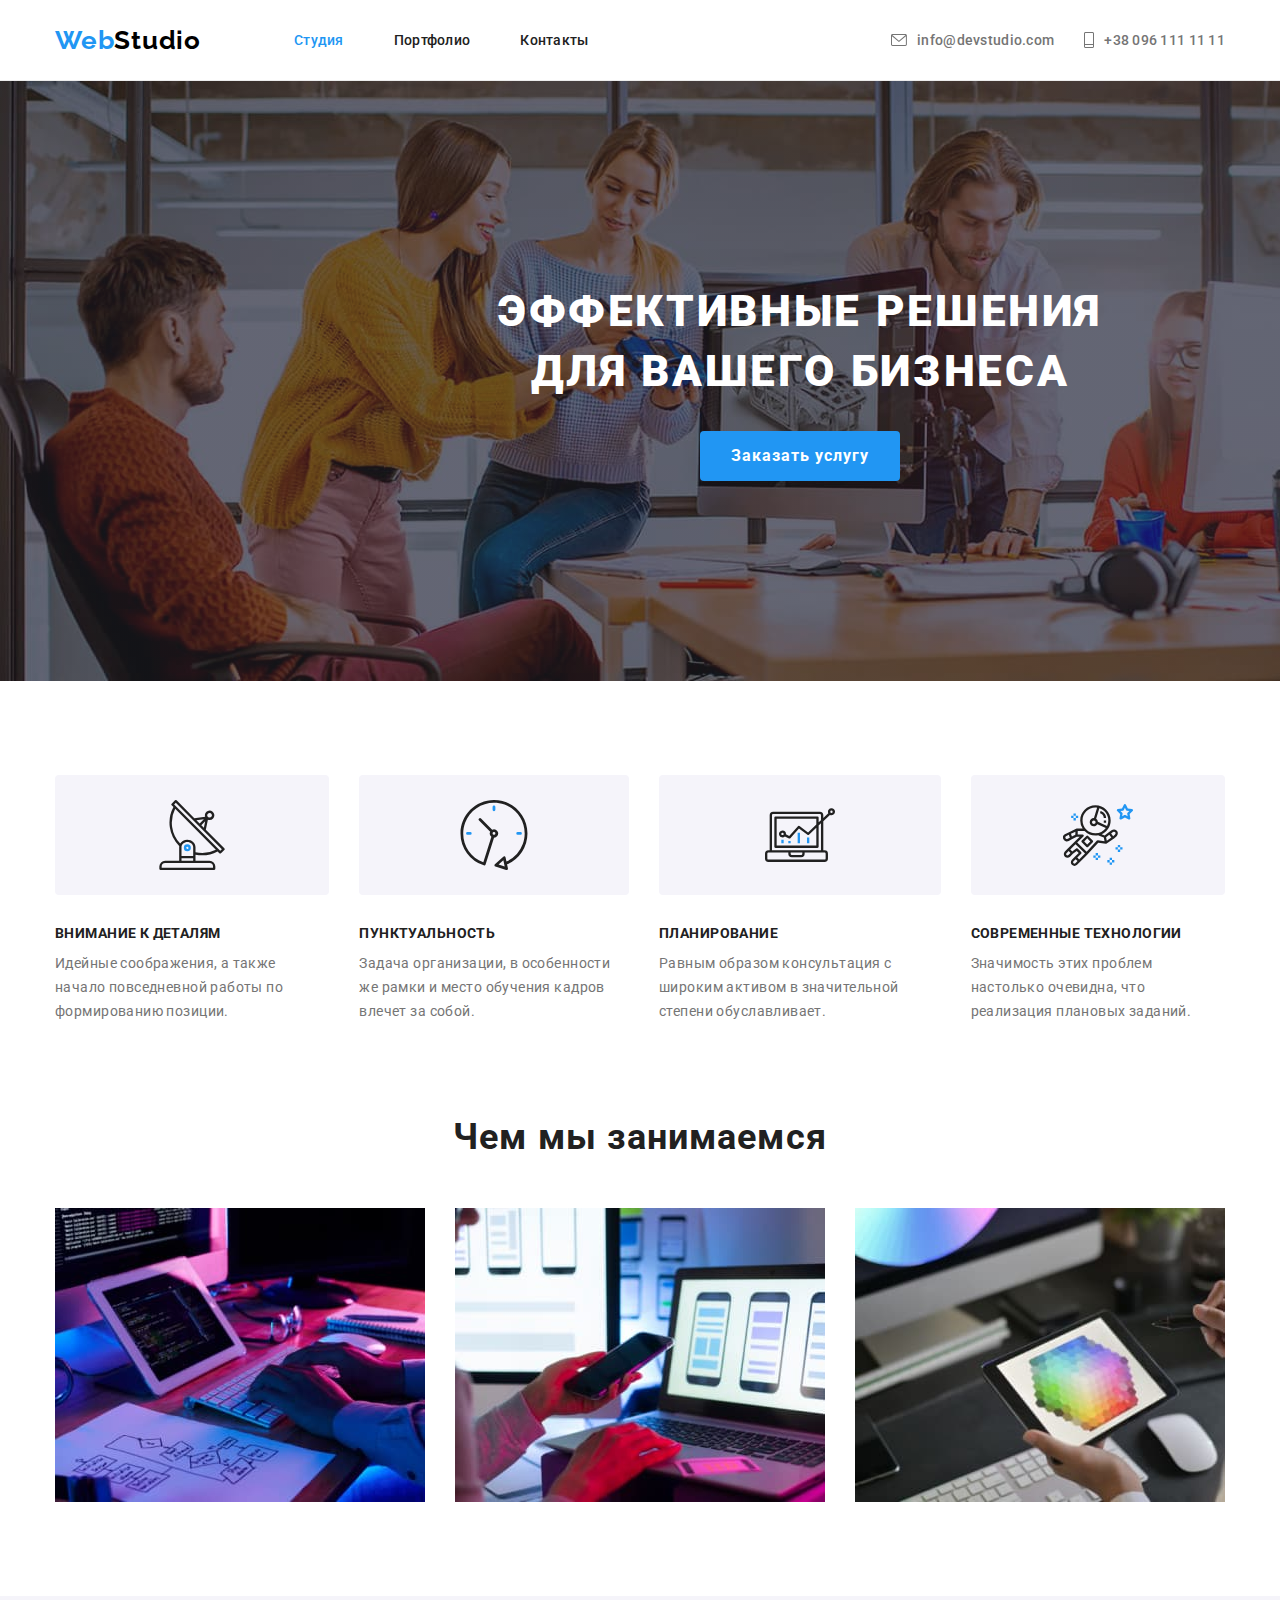
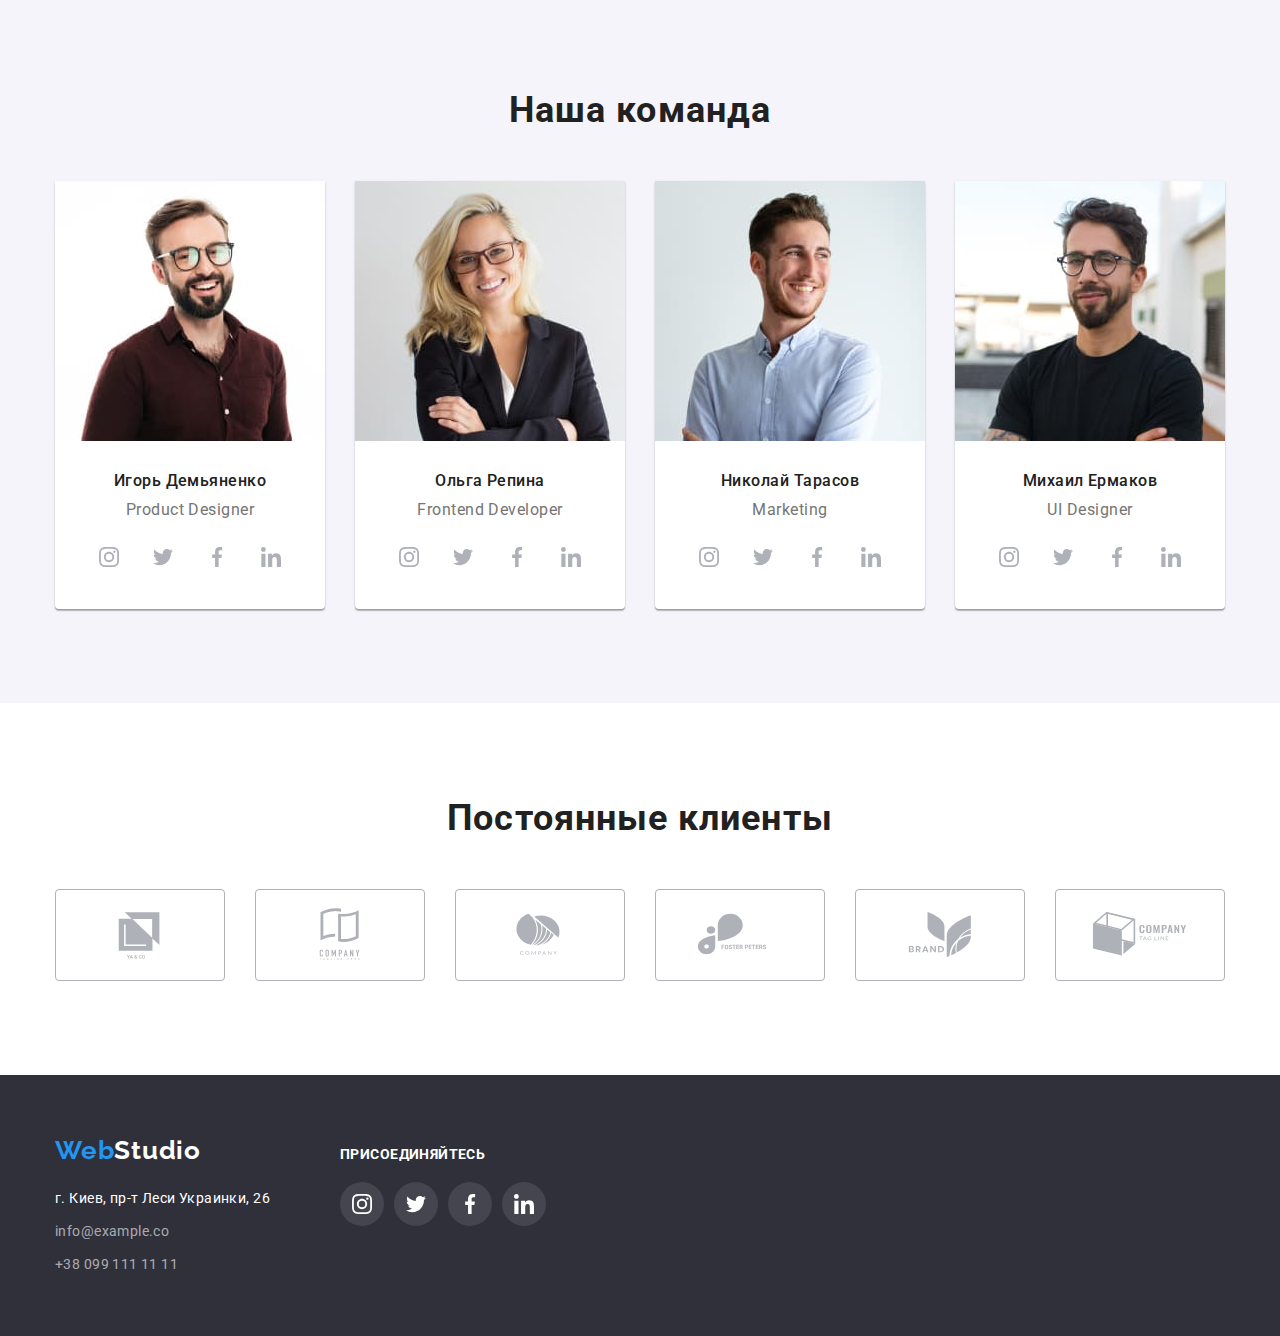
<file: index.html>
<!DOCTYPE html>
<html lang="ru">
  <head>
    <meta charset="UTF-8" />
    <meta http-equiv="X-UA-Compatible" content="IE=edge" />
    <meta name="viewport" content="width=device-width, initial-scale=1.0" />
    <link rel="preconnect" href="https://fonts.googleapis.com" />
    <link rel="preconnect" href="https://fonts.gstatic.com" crossorigin />
    <link
      rel="stylesheet"
      href="https://fonts.googleapis.com/css2?family=Raleway:wght@700&family=Roboto:wght@400;500;700;900&display=swap"
    />
    <link
      rel="stylesheet"
      href="https://cdnjs.cloudflare.com/ajax/libs/modern-normalize/1.1.0/modern-normalize.min.css"
    />
    <link rel="stylesheet" href="./css/styles.css" />
    <title>Студия</title>
  </head>

  <body>
    <header class="header">
      <div class="container">
        <a href="./index.html" class="logo-link first-part-logo">Web<span class="second-part-logo">Studio</span></a>

        <nav class="nav">
          <ul class="nav-list">
            <li class="nav-item">
              <a href="./index.html" class="nav-link current">Студия</a>
            </li>
            <li class="nav-item">
              <a href="./portfolio.html" class="nav-link">Портфолио</a>
            </li>
            <li class="nav-item"><a href="" class="nav-link">Контакты</a></li>
          </ul>
        </nav>

        <ul class="header-address-list">
          <li class="header-address-email">
            <a href="mailto:info@devstudio.com" class="email-link">
              <svg class="icon-envelope" width="16" height="12">
                <use href="images/icons.svg#icon-envelope"></use>
              </svg>
              info@devstudio.com</a
            >
          </li>
          <li class="header-address-phone">
            <a href="tel:+380961111111" class="phone-link">
              <svg class="icon-phone" width="10" height="16">
                <use href="images/icons.svg#icon-phone"></use>
              </svg>
              +38 096 111 11 11</a
            >
          </li>
        </ul>
      </div>
    </header>

    <main>
      <section class="hero">
        <div class="container">
          <h1 class="hero-title">Эффективные решения для вашего бизнеса</h1>
          <button type="button" class="hero-btn">Заказать услугу</button>
        </div>
      </section>

      <section class="advantages">
        <div class="container">
          <h2 class="visually-hidden">Наши преимущества</h2>
          <ul class="advantages-list">
            <li class="advantages-item">
              <div class="advantages-icon">
                <svg class="icon-antenna" width="70" height="70">
                  <use href="./images/icons.svg#icon-antenna"></use>
                </svg>
              </div>
              <h3 class="advantages-item-title">Внимание к деталям</h3>
              <p class="advantages-item-text">
                Идейные соображения, а также начало повседневной работы по формированию позиции.
              </p>
            </li>
            <li class="advantages-item">
              <div class="advantages-icon">
                <svg class="iicon-clock" width="70" height="70">
                  <use href="./images/icons.svg#icon-clock"></use>
                </svg>
              </div>
              <h3 class="advantages-item-title">Пунктуальность</h3>
              <p class="advantages-item-text">
                Задача организации, в особенности же рамки и место обучения кадров влечет за собой.
              </p>
            </li>
            <li class="advantages-item">
              <div class="advantages-icon">
                <svg class="icon-diagram" width="70" height="70">
                  <use href="./images/icons.svg#icon-diagram"></use>
                </svg>
              </div>
              <h3 class="advantages-item-title">Планирование</h3>
              <p class="advantages-item-text">
                Равным образом консультация с широким активом в значительной степени обуславливает.
              </p>
            </li>
            <li class="advantages-item">
              <div class="advantages-icon">
                <svg class="icon-astronaut" width="70" height="70">
                  <use href="./images/icons.svg#icon-astronaut"></use>
                </svg>
              </div>
              <h3 class="advantages-item-title">Современные технологии</h3>
              <p class="advantages-item-text">
                Значимость этих проблем настолько очевидна, что реализация плановых заданий.
              </p>
            </li>
          </ul>
        </div>
      </section>

      <section class="works">
        <div class="container">
          <h2 class="works-title">Чем мы занимаемся</h2>
          <ul class="works-list">
            <li class="works-item">
              <img src="./images/work-1.jpg" alt="Программист верстает макет сайта" width="370" />
            </li>
            <li class="works-item">
              <img src="./images/work-2.jpg" alt="Тестировщик проверяет мультиплатформенность" width="370" />
            </li>
            <li class="works-item">
              <img src="./images/work-3.jpg" alt="Дизайнер подбирает цвет" width="370" />
            </li>
          </ul>
        </div>
      </section>

      <section class="team">
        <div class="container">
          <h2 class="team-title">Наша команда</h2>
          <ul class="team-list">
            <li class="team-item">
              <img src="./images/employee-1.jpg" alt="Сотрудник 1" width="270" />
              <div class="team-description">
                <h3 class="team-item-title">Игорь Демьяненко</h3>
                <p class="team-item-text">Product Designer</p>
                <ul class="social-link-list">
                  <li class="social-link-item">
                    <a href="https://www.instagram.com/" class="social-link"
                      ><svg class="social-link-icon" width="20" height="20">
                        <use href="./images/icons.svg#icon-instagram"></use>
                      </svg>
                    </a>
                  </li>

                  <li class="social-link-item">
                    <a href="https://twitter.com/" class="social-link">
                      <svg class="social-link-icon" width="20" height="20">
                        <use href="./images/icons.svg#icon-twitter"></use>
                      </svg>
                    </a>
                  </li>

                  <li class="social-link-item">
                    <a href="https://www.facebook.com/" class="social-link"
                      ><svg class="social-link-icon" width="20" height="20">
                        <use href="./images/icons.svg#icon-facebook"></use>
                      </svg>
                    </a>
                  </li>

                  <li class="social-link-item">
                    <a href="https://www.linkedin.com/" class="social-link">
                      <svg class="social-link-icon" width="20" height="20">
                        <use href="./images/icons.svg#icon-linkedin"></use>
                      </svg>
                    </a>
                  </li>
                </ul>
              </div>
            </li>
            <li class="team-item">
              <img src="./images/employee-2.jpg" alt="Сотрудник 2" width="270" />
              <div class="team-description">
                <h3 class="team-item-title">Ольга Репина</h3>
                <p class="team-item-text">Frontend Developer</p>
                <ul class="social-link-list">
                  <li class="social-link-item">
                    <a href="https://www.instagram.com/" class="social-link"
                      ><svg class="social-link-icon" width="20" height="20">
                        <use href="./images/icons.svg#icon-instagram"></use>
                      </svg>
                    </a>
                  </li>

                  <li class="social-link-item">
                    <a href="https://twitter.com/" class="social-link">
                      <svg class="social-link-icon" width="20" height="20">
                        <use href="./images/icons.svg#icon-twitter"></use>
                      </svg>
                    </a>
                  </li>

                  <li class="social-link-item">
                    <a href="https://www.facebook.com/" class="social-link"
                      ><svg class="social-link-icon" width="20" height="20">
                        <use href="./images/icons.svg#icon-facebook"></use>
                      </svg>
                    </a>
                  </li>

                  <li class="social-link-item">
                    <a href="https://www.linkedin.com/" class="social-link">
                      <svg class="social-link-icon" width="20" height="20">
                        <use href="./images/icons.svg#icon-linkedin"></use>
                      </svg>
                    </a>
                  </li>
                </ul>
              </div>
            </li>
            <li class="team-item">
              <img src="./images/employee-3.jpg" alt="Сотрудник 3" width="270" />
              <div class="team-description">
                <h3 class="team-item-title">Николай Тарасов</h3>
                <p class="team-item-text">Marketing</p>
                <ul class="social-link-list">
                  <li class="social-link-item">
                    <a href="https://www.instagram.com/" class="social-link"
                      ><svg class="social-link-icon" width="20" height="20">
                        <use href="./images/icons.svg#icon-instagram"></use>
                      </svg>
                    </a>
                  </li>

                  <li class="social-link-item">
                    <a href="https://twitter.com/" class="social-link">
                      <svg class="social-link-icon" width="20" height="20">
                        <use href="./images/icons.svg#icon-twitter"></use>
                      </svg>
                    </a>
                  </li>

                  <li class="social-link-item">
                    <a href="https://www.facebook.com/" class="social-link"
                      ><svg class="social-link-icon" width="20" height="20">
                        <use href="./images/icons.svg#icon-facebook"></use>
                      </svg>
                    </a>
                  </li>

                  <li class="social-link-item">
                    <a href="https://www.linkedin.com/" class="social-link">
                      <svg class="social-link-icon" width="20" height="20">
                        <use href="./images/icons.svg#icon-linkedin"></use>
                      </svg>
                    </a>
                  </li>
                </ul>
              </div>
            </li>
            <li class="team-item">
              <img src="./images/employee-4.jpg" alt="Сотрудник 4" width="270" />
              <div class="team-description">
                <h3 class="team-item-title">Михаил Ермаков</h3>
                <p class="team-item-text">UI Designer</p>
                <ul class="social-link-list">
                  <li class="social-link-item">
                    <a href="https://www.instagram.com/" class="social-link"
                      ><svg class="social-link-icon" width="20" height="20">
                        <use href="./images/icons.svg#icon-instagram"></use>
                      </svg>
                    </a>
                  </li>

                  <li class="social-link-item">
                    <a href="https://twitter.com/" class="social-link">
                      <svg class="social-link-icon" width="20" height="20">
                        <use href="./images/icons.svg#icon-twitter"></use>
                      </svg>
                    </a>
                  </li>

                  <li class="social-link-item">
                    <a href="https://www.facebook.com/" class="social-link"
                      ><svg class="social-link-icon" width="20" height="20">
                        <use href="./images/icons.svg#icon-facebook"></use>
                      </svg>
                    </a>
                  </li>

                  <li class="social-link-item">
                    <a href="https://www.linkedin.com/" class="social-link">
                      <svg class="social-link-icon" width="20" height="20">
                        <use href="./images/icons.svg#icon-linkedin"></use>
                      </svg>
                    </a>
                  </li>
                </ul>
              </div>
            </li>
          </ul>
        </div>
      </section>

      <section class="clients">
        <div class="container">
          <h2 class="clients-title">Постоянные клиенты</h2>
          <ul class="clients-list">
            <li class="clients-item">
              <a href="" class="clients-link">
                <svg class="clients-link-icon" width="106" height="60">
                  <use href="images/icons.svg#icon-Logo-1"></use>
                </svg>
              </a>
            </li>
            <li class="clients-item">
              <a href="" class="clients-link">
                <svg class="clients-link-icon" width="106" height="60">
                  <use href="images/icons.svg#icon-Logo-2"></use>
                </svg>
              </a>
            </li>
            <li class="clients-item">
              <a href="" class="clients-link">
                <svg class="clients-link-icon" width="106" height="60">
                  <use href="images/icons.svg#icon-Logo-3"></use>
                </svg>
              </a>
            </li>
            <li class="clients-item">
              <a href="" class="clients-link">
                <svg class="clients-link-icon" width="106" height="60">
                  <use href="images/icons.svg#icon-Logo-4"></use>
                </svg>
              </a>
            </li>
            <li class="clients-item">
              <a href="" class="clients-link">
                <svg class="clients-link-icon" width="106" height="60">
                  <use href="images/icons.svg#icon-Logo-5"></use>
                </svg>
              </a>
            </li>
            <li class="clients-item">
              <a href="" class="clients-link">
                <svg class="clients-link-icon" width="106" height="60">
                  <use href="images/icons.svg#icon-Logo-6"></use>
                </svg>
              </a>
            </li>
          </ul>
        </div>
      </section>
    </main>

    <footer class="footer">
      <div class="container">
        <div class="container-address">
          <a href="./index.html" class="logo-link first-part-logo">Web<span class="second-part-logo">Studio</span></a>
          <address class="footer-address">
            <ul class="footer-address-list">
              <li class="footer-address-geo">
                <a href="https://goo.gl/maps/oRimaYfx6mKXGupH7" target="_blank" class="geo-link">
                  г. Киев, пр-т Леси Украинки, 26
                </a>
              </li>
              <li class="footer-address-email">
                <a href="mailto:info@example.com" class="email-link">info@example.co</a>
              </li>
              <li class="footer-address-phone">
                <a href="tel:+380991111111" class="phone-link">+38 099 111 11 11</a>
              </li>
            </ul>
          </address>
        </div>

        <div class="container-social">
          <h2 class="container-social-title">Присоединяйтесь</h2>
          <ul class="footer-social-link-list">
            <li class="footer-social-link-item">
              <a href="https://www.instagram.com/" class="footer-social-link"
                ><svg class="footer-social-link-icon" width="20" height="20">
                  <use href="./images/icons.svg#icon-instagram"></use>
                </svg>
              </a>
            </li>

            <li class="footer-social-link-item">
              <a href="https://twitter.com/" class="footer-social-link">
                <svg class="footer-social-link-icon" width="20" height="20">
                  <use href="./images/icons.svg#icon-twitter"></use>
                </svg>
              </a>
            </li>

            <li class="footer-social-link-item">
              <a href="https://www.facebook.com/" class="footer-social-link"
                ><svg class="footer-social-link-icon" width="20" height="20">
                  <use href="./images/icons.svg#icon-facebook"></use>
                </svg>
              </a>
            </li>

            <li class="footer-social-link-item">
              <a href="https://www.linkedin.com/" class="footer-social-link">
                <svg class="footer-social-link-icon" width="20" height="20">
                  <use href="./images/icons.svg#icon-linkedin"></use>
                </svg>
              </a>
            </li>
          </ul>
        </div>
      </div>
    </footer>
  </body>
</html>
</file>
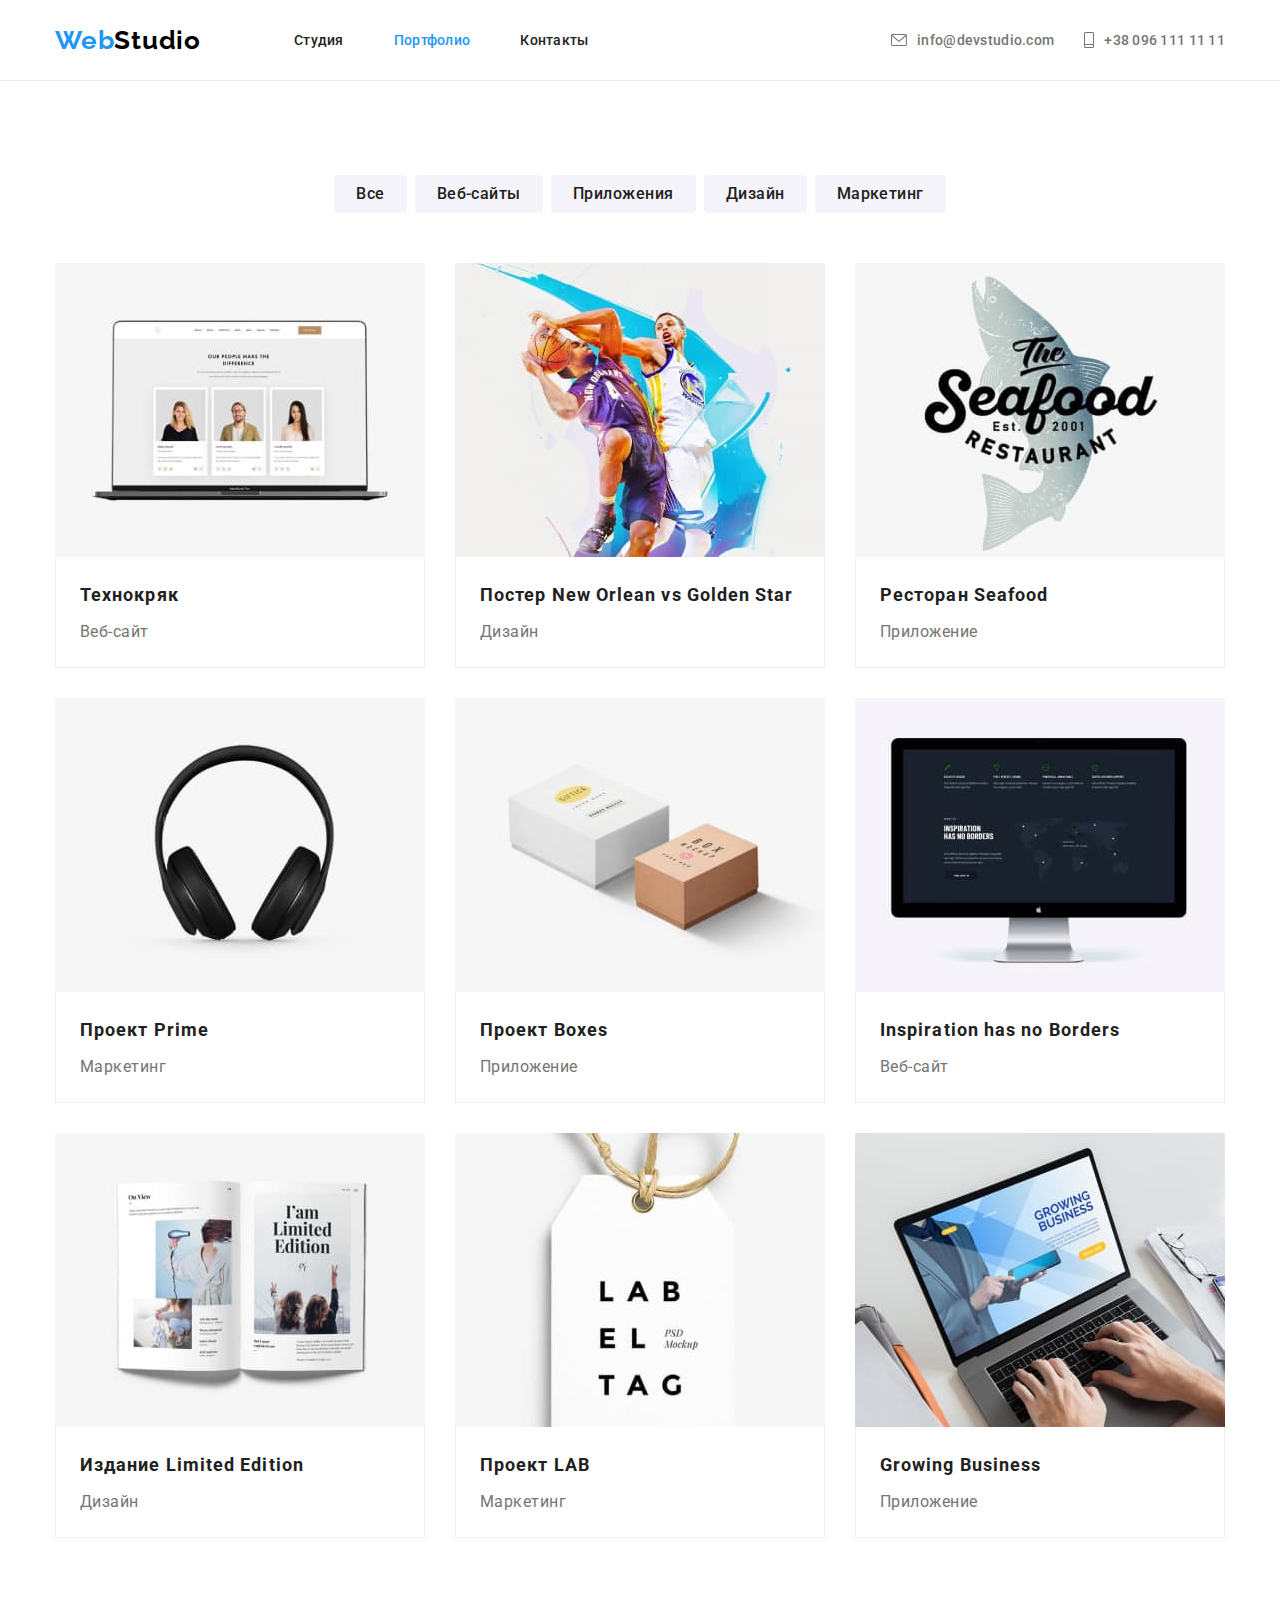
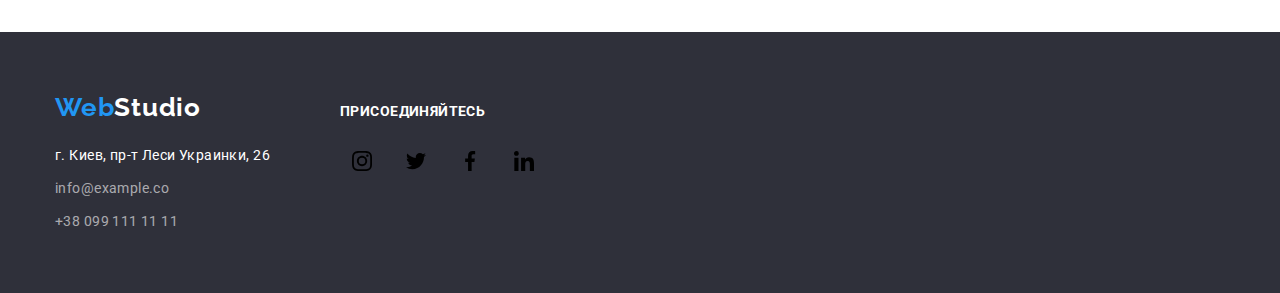
<file: portfolio.html>
<!DOCTYPE html>
<html lang="ru">
  <head>
    <meta charset="UTF-8" />
    <meta http-equiv="X-UA-Compatible" content="IE=edge" />
    <meta name="viewport" content="width=device-width, initial-scale=1.0" />
    <link rel="preconnect" href="https://fonts.googleapis.com" />
    <link rel="preconnect" href="https://fonts.gstatic.com" crossorigin />
    <link
      href="https://fonts.googleapis.com/css2?family=Raleway:wght@700&family=Roboto:wght@400;500;700;900&display=swap"
      rel="stylesheet"
    />
    <link
      rel="stylesheet"
      href="https://cdnjs.cloudflare.com/ajax/libs/modern-normalize/1.1.0/modern-normalize.min.css"
    />
    <link rel="stylesheet" href="./css/styles.css" />
    <title>Портфолио</title>
  </head>

  <body>
    <header class="header">
      <div class="container">
        <a href="./index.html" class="logo-link first-part-logo">Web<span class="second-part-logo">Studio</span></a>

        <nav class="nav">
          <ul class="nav-list">
            <li class="nav-item">
              <a href="./index.html" class="nav-link">Студия</a>
            </li>
            <li class="nav-item">
              <a href="./portfolio.html" class="nav-link current">Портфолио</a>
            </li>
            <li class="nav-item"><a href="" class="nav-link">Контакты</a></li>
          </ul>
        </nav>

        <ul class="header-address-list">
          <li class="header-address-email">
            <a href="mailto:info@devstudio.com" class="email-link">
              <svg class="icon-envelope" width="16" height="12">
                <use href="images/icons.svg#icon-envelope"></use>
              </svg>
              info@devstudio.com</a
            >
          </li>
          <li class="header-address-phone">
            <a href="tel:+380961111111" class="phone-link">
              <svg class="icon-phone" width="10" height="16">
                <use href="images/icons.svg#icon-phone"></use>
              </svg>
              +38 096 111 11 11</a
            >
          </li>
        </ul>
      </div>
    </header>

    <main>
      <section class="portfolio">
        <div class="container">
          <h1 class="visually-hidden">Наше портфолио</h1>
          <ul class="filter-list">
            <li class="filter-item">
              <button type="button" class="filter-btn">Все</button>
            </li>
            <li class="filter-item">
              <button type="button" class="filter-btn">Веб-сайты</button>
            </li>
            <li class="filter-item">
              <button type="button" class="filter-btn">Приложения</button>
            </li>
            <li class="filter-item">
              <button type="button" class="filter-btn">Дизайн</button>
            </li>
            <li class="filter-item">
              <button type="button" class="filter-btn">Маркетинг</button>
            </li>
          </ul>

          <ul class="projects-list">
            <li class="projects-item">
              <a href="" class="projects-link">
                <img src="./images/project-1.jpg" alt="Веб-сайт" width="370" />
                <div class="project-description">
                  <h2 class="projects-item-title">Технокряк</h2>
                  <p class="projects-item-text">Веб-сайт</p>
                </div>
              </a>
            </li>
            <li class="projects-item">
              <a href="" class="projects-link">
                <img src="./images/project-2.jpg" alt="Постер" width="370" />
                <div class="project-description">
                  <h2 class="projects-item-title">Постер New Orlean vs Golden Star</h2>
                  <p class="projects-item-text">Дизайн</p>
                </div>
              </a>
            </li>
            <li class="projects-item">
              <a href="" class="projects-link">
                <img src="./images/project-3.jpg" alt="Логотип ресторана" width="370" />
                <div class="project-description">
                  <h2 class="projects-item-title">Ресторан Seafood</h2>
                  <p class="projects-item-text">Приложение</p>
                </div>
              </a>
            </li>
            <li class="projects-item">
              <a href="" class="projects-link">
                <img src="./images/project-4.jpg" alt="Наушники" width="370" />
                <div class="project-description">
                  <h2 class="projects-item-title">Проект Prime</h2>
                  <p class="projects-item-text">Маркетинг</p>
                </div>
              </a>
            </li>
            <li class="projects-item">
              <a href="" class="projects-link">
                <img src="./images/project-5.jpg" alt="Коробки" width="370" />
                <div class="project-description">
                  <h2 class="projects-item-title">Проект Boxes</h2>
                  <p class="projects-item-text">Приложение</p>
                </div>
              </a>
            </li>
            <li class="projects-item">
              <a href="" class="projects-link">
                <img src="./images/project-6.jpg" alt="Веб-сайт" width="370" />
                <div class="project-description">
                  <h2 class="projects-item-title">Inspiration has no Borders</h2>
                  <p class="projects-item-text">Веб-сайт</p>
                </div>
              </a>
            </li>
            <li class="projects-item">
              <a href="" class="projects-link">
                <img src="./images/project-7.jpg" alt="Книга" width="370" />
                <div class="project-description">
                  <h2 class="projects-item-title">Издание Limited Edition</h2>
                  <p class="projects-item-text">Дизайн</p>
                </div>
              </a>
            </li>
            <li class="projects-item">
              <a href="" class="projects-link">
                <img src="./images/project-8.jpg" alt="Бирка" width="370" />
                <div class="project-description">
                  <h2 class="projects-item-title">Проект LAB</h2>
                  <p class="projects-item-text">Маркетинг</p>
                </div>
              </a>
            </li>
            <li class="projects-item">
              <a href="" class="projects-link">
                <img src="./images/project-9.jpg" alt="Ноутбук" width="370" />
                <div class="project-description">
                  <h2 class="projects-item-title">Growing Business</h2>
                  <p class="projects-item-text">Приложение</p>
                </div>
              </a>
            </li>
          </ul>
        </div>
      </section>
    </main>

    <footer class="footer">
      <div class="container">
        <div class="container-address">
          <a href="./index.html" class="logo-link first-part-logo">Web<span class="second-part-logo">Studio</span></a>
          <address class="footer-address">
            <ul class="footer-address-list">
              <li class="footer-address-geo">
                <a href="https://goo.gl/maps/oRimaYfx6mKXGupH7" target="_blank" class="geo-link">
                  г. Киев, пр-т Леси Украинки, 26
                </a>
              </li>
              <li class="footer-address-email">
                <a href="mailto:info@example.com" class="email-link">info@example.co</a>
              </li>
              <li class="footer-address-phone">
                <a href="tel:+380991111111" class="phone-link">+38 099 111 11 11</a>
              </li>
            </ul>
          </address>
        </div>
        <div class="container-social">
          <h2 class="container-social-title">Присоединяйтесь</h2>
          <ul class="social-link-list">
            <li class="social-link-item">
              <a href="https://www.instagram.com/" class="social-link"
                ><svg width="20" height="20">
                  <use href="./images/icons.svg#icon-instagram"></use>
                </svg>
              </a>
            </li>

            <li class="social-link-item">
              <a href="https://twitter.com/" class="social-link">
                <svg width="20" height="20">
                  <use href="./images/icons.svg#icon-twitter"></use>
                </svg>
              </a>
            </li>

            <li class="social-link-item">
              <a href="https://www.facebook.com/" class="social-link"
                ><svg width="20" height="20">
                  <use href="./images/icons.svg#icon-facebook"></use>
                </svg>
              </a>
            </li>

            <li class="social-link-item">
              <a href="https://www.linkedin.com/" class="social-link">
                <svg width="20" height="20">
                  <use href="./images/icons.svg#icon-linkedin"></use>
                </svg>
              </a>
            </li>
          </ul>
        </div>
      </div>
    </footer>
  </body>
</html>
</file>
<file: css/styles.css>
/* CSS Custom Properties */
:root {
  --main-text-color: #757575;
  --main-title-color: #212121;
  --nav-text-color: #212121;
  --active-color: #2196f3;
}

/* GLOBAL STYLES */
body {
  font-family: 'Roboto', sans-serif;
  color: var(--main-text-color);
  margin-left: auto;
  margin-right: auto;
}

/* RESET STYLES*/
h1,
h2,
h3,
h4,
h5,
h6,
p,
ul {
  margin: 0;
  padding: 0;
}
.logo-link,
.nav-link,
.email-link,
.phone-link,
.geo-link,
.projects-link {
  text-decoration: none;
  font-style: normal;
  color: inherit;
}
.nav-list,
.team-list,
.works-list,
.advantages-list,
.footer-address-list,
.header-address-list,
.filter-list,
.projects-list,
.social-link-list,
.clients-list,
.footer-social-link-list {
  list-style-type: none;
}
.filter-btn,
.hero-btn {
  font-family: inherit;
}
img {
  display: block;
  max-width: 100%;
  height: auto;
}

/* PATTERN */
.visually-hidden {
  position: absolute;
  white-space: nowrap;
  width: 1px;
  height: 1px;
  overflow: hidden;
  border: 0;
  padding: 0;
  clip: rect(0 0 0 0);
  clip-path: inset(50%);
  margin: -1px;
}

/* CONTAINER */
.container {
  width: 1200px;
  margin: 0 auto;
  padding-left: 15px;
  padding-right: 15px;
}

/* HEADER */
.header {
  border-bottom: #ececec solid 1px;
}
header > .container {
  align-items: center;
  display: flex;
}

/* HEADER-LOGO */
.first-part-logo {
  font-family: 'Raleway', sans-serif;
  font-weight: 700;
  font-size: 26px;
  line-height: calc(31 / 26);
  letter-spacing: 0.03em;
  color: #2196f3;
}
header .second-part-logo {
  color: #000000;
}

/* HEADER-NAVIGATION */
.nav {
  margin-left: 93px;
}
.nav-list {
  padding: 0;
  display: flex;
}
.nav-list li:not(:last-child) {
  margin-right: 50px;
}
.nav-link {
  display: block;
  font-weight: 500;
  font-size: 14px;
  line-height: calc(16 / 14);
  letter-spacing: 0.02em;
  padding-top: 32px;
  padding-bottom: 32px;
  color: var(--nav-text-color);
}
.nav-link.current {
  color: var(--active-color);
}
.nav-link:hover,
.nav-link:focus {
  color: var(--active-color);
}

/* HEADER-HEADER ADDRESS */
.header-address-list {
  display: flex;
  margin-left: auto;
}
.header-address-list li:not(:last-child) {
  margin-right: 30px;
}
.header-address-email > .email-link,
.header-address-phone > .phone-link {
  display: flex;
  align-items: center;
  font-weight: 500;
  font-size: 14px;
  line-height: calc(16 / 14);
  letter-spacing: 0.02em;
  color: var(--main-text-color);
  padding-top: 32px;
  padding-bottom: 32px;
}
.email-link:hover,
.email-link:focus,
.phone-link:hover,
.phone-link:focus {
  color: var(--active-color);
}
.icon-envelope {
  margin-right: 10px;
  fill: currentColor;
}
.icon-phone {
  margin-right: 10px;
  fill: currentColor;
}

/* MAIN */
/* MAIN-HERO */
.hero {
  padding-top: 200px;
  padding-bottom: 200px;
  min-width: 1600px;
  margin-left: auto;
  margin-right: auto;
  background-color: #2f303a;
  background-image: linear-gradient(rgba(47, 48, 58, 0.4), rgba(47, 48, 58, 0.4)), url(../images/hero.jpg);
  background-position: center;
  background-repeat: no-repeat;
  background-size: cover;
  text-align: center;
}
.hero-title {
  font-weight: 900;
  font-size: 44px;
  line-height: calc(60 / 44);
  letter-spacing: 0.06em;
  text-transform: uppercase;
  color: #ffffff;
  width: 696px;
  margin-left: auto;
  margin-right: auto;
}
.hero-btn {
  display: block;
  cursor: pointer;
  font-weight: 700;
  font-size: 16px;
  line-height: calc(30 / 16);
  letter-spacing: 0.06em;
  color: #ffffff;
  background-color: #2196f3;
  border-radius: 4px;
  border: unset;
  width: 200px;
  height: 50px;
  margin-left: auto;
  margin-right: auto;
  margin-top: 30px;
  padding: 0;
}

/* MAIN-ADVANTAGES */
.advantages {
  padding-bottom: 0;
  padding-top: 94px;
  padding-bottom: 94px;
}
.advantages-item {
  width: calc((100%- (30px * 3)) / 4);
}
.advantages-list .advantages-item:not(:last-child) {
  margin-right: 30px;
}
.advantages-list {
  display: flex;
}
.advantages-icon {
  display: flex;
  height: 120px;
  background-color: #f5f4fa;
  align-items: center;
  justify-content: center;
  margin-bottom: 30px;
  border-radius: 4px;
}
.advantages-item-title {
  font-weight: 700;
  font-size: 14px;
  line-height: calc(16 / 14);
  letter-spacing: 0.03em;
  text-transform: uppercase;
  color: var(--main-title-color);
  margin-bottom: 10px;
}
.advantages-item-text {
  font-size: 14px;
  line-height: calc(24 / 14);
  letter-spacing: 0.03em;
}

/* MAIN-WORSK */
.works {
  text-align: center;
  padding-bottom: 94px;
}
.works-title {
  font-weight: 700;
  font-size: 36px;
  line-height: calc(41 / 36);
  letter-spacing: 0.03em;
  color: var(--main-title-color);
  margin-bottom: 50px;
}
.works-list {
  display: flex;
}

.works-list > .works-item:not(:last-child) {
  margin-right: 30px;
}

/* MAIN-TEAM */
.team {
  text-align: center;
  background-color: #f5f4fa;
  padding-top: 94px;
  padding-bottom: 94px;
}
.team-title {
  font-weight: 700;
  font-size: 36px;
  line-height: calc(41 / 36);
  letter-spacing: 0.03em;
  color: var(--main-title-color);
}
.team-list {
  display: flex;
  margin-top: 50px;
}
.team-list > .team-item:not(:last-child) {
  margin-right: 30px;
}
.team-item {
  width: calc((100%-30px * 3) / 4);
  background-color: #fff;
  box-shadow: 0px 1px 3px rgba(0, 0, 0, 0.12), 0px 1px 1px rgba(0, 0, 0, 0.14), 0px 2px 1px rgba(0, 0, 0, 0.2);
  border-radius: 0px 0px 4px 4px;
}
.team-item-title {
  font-weight: 500;
  font-size: 16px;
  line-height: calc(19 / 16);
  letter-spacing: 0.03em;
  color: var(--main-title-color);
}
.team-item-text {
  font-size: 16px;
  line-height: calc(19 / 16);
  letter-spacing: 0.03em;
  margin-top: 10px;
}
.social-link-list {
  display: flex;
  justify-content: center;
  margin-top: 16px;
}
.social-link-item:not(:last-child) {
  margin-right: 10px;
}
.social-link {
  display: flex;
  align-items: center;
  justify-content: center;
  width: 44px;
  height: 44px;
  border-radius: 50%;
}
.social-link:hover,
.social-link:focus {
  background-color: var(--active-color);
}
.social-link-icon {
  fill: #afb1b8;
}
.social-link:hover .social-link-icon,
.social-link:focus .social-link-icon {
  fill: #ffffff;
}
.team-description {
  padding-top: 30px;
  padding-bottom: 30px;
}

/* CLIENTS */
.clients {
  text-align: center;
  padding-top: 94px;
  padding-bottom: 94px;
}
.clients-title {
  font-weight: 700;
  font-size: 36px;
  line-height: calc(42 / 36);
  letter-spacing: 0.03em;
  color: var(--main-title-color);
  margin-bottom: 50px;
}
.clients-list {
  display: flex;
  justify-content: center;
}
.clients-item:not(:last-child) {
  margin-right: 30px;
}

.clients-link {
  display: flex;
  align-items: center;
  justify-content: center;
  width: 170px;
  height: 92px;
  border: 1px solid #afb1b8;
  border-radius: 4px;
}
.clients-link:hover,
.clients-link:focus {
  border-color: var(--active-color);
}
.clients-link-icon {
  fill: #afb1b8;
}
.clients-link:hover .clients-link-icon,
.clients-link:focus .clients-link-icon {
  fill: var(--active-color);
}

/* FOOTER */
.footer {
  background-color: #2f303a;
  padding-top: 60px;
  padding-bottom: 60px;
}
.footer > .container {
  display: flex;
  align-items: baseline;
}
.container-address {
  margin-right: 70px;
}

/* FOOTER-LOGO */
footer .second-part-logo {
  color: #ffffff;
}

/* FOOTER-ADDRESS */
.footer-address {
  margin-top: 20px;
}
footer .geo-link {
  font-size: 14px;
  line-height: calc(24 / 14);
  letter-spacing: 0.03em;
  color: #ffffff;
}
.footer-address-email,
.footer-address-phone {
  margin-top: 9px;
}
footer .email-link,
footer .phone-link {
  font-size: 14px;
  line-height: calc(24 / 14);
  letter-spacing: 0.03em;
  color: rgba(255, 255, 255, 0.6);
}
.geo-link:hover,
.geo-link:focus {
  color: var(--active-color);
}
.container-social-title {
  font-weight: 700;
  font-size: 14px;
  line-height: calc(16 / 14);
  letter-spacing: 0.03em;
  text-transform: uppercase;
  color: #ffffff;
  margin-bottom: 20px;
}
.footer-social-link-list {
  display: flex;
  justify-content: center;
}
.footer-social-link-item:not(:last-child) {
  margin-right: 10px;
}
.footer-social-link {
  display: flex;
  align-items: center;
  justify-content: center;
  width: 44px;
  height: 44px;
  border-radius: 50%;
  background-color: rgba(255, 255, 255, 0.1);
}
.footer-social-link:hover,
.footer-social-link:focus {
  background-color: var(--active-color);
}
.footer-social-link-icon {
  fill: #ffffff;
}

/* PORTFOLIO */
/* MAIN */
/* OUR PORTFOLIO */

.filter-list {
  display: flex;
  margin-bottom: 50px;
  justify-content: center;
}
.filter-btn {
  cursor: pointer;
  font-weight: 500;
  font-size: 16px;
  line-height: calc(26 / 16);
  letter-spacing: 0.03em;
  background-color: #f5f4fa;
  color: #212121;
  border-radius: 4px;
  border: none;
  padding: 6px 22px;
}
.filter-list > .filter-item:not(:last-child) {
  margin-right: 8px;
}
.filter-btn:hover,
.filter-btn:focus {
  color: #ffffff;
  background-color: var(--active-color);
  box-shadow: 0px 3px 1px rgba(0, 0, 0, 0.1), 0px 1px 2px rgba(0, 0, 0, 0.08), 0px 2px 2px rgba(0, 0, 0, 0.12);
}
.portfolio {
  padding-top: 94px;
  padding-bottom: 94px;
}
.projects-list {
  display: flex;
  flex-wrap: wrap;
}
.projects-list > .projects-item:not(:nth-child(3n)) {
  margin-right: 30px;
}
.projects-list > .projects-item:not(:nth-last-child(-n + 3)) {
  margin-bottom: 30px;
}
.projects-item {
  flex-basis: calc((100%- (30px * 2) / 3));
}
.projects-link {
  display: block;
}
.projects-link:hover,
.projects-link:focus {
  box-shadow: 0px 1px 1px rgba(0, 0, 0, 0.12), 0px 4px 4px rgba(0, 0, 0, 0.06), 1px 4px 6px rgba(0, 0, 0, 0.16);
}
.project-description {
  border-right: 1px solid#eeeeee;
  border-bottom: 1px solid #eeeeee;
  border-left: 1px solid #eeeeee;
  padding: 20px 24px;
}
.projects-item-title {
  font-weight: 700;
  font-size: 18px;
  line-height: calc(36 / 18);
  letter-spacing: 0.06em;
  color: var(--main-title-color);
}
.projects-item-text {
  font-size: 16px;
  line-height: calc(30 / 16);
  letter-spacing: 0.03em;
  margin-top: 4px;
}
</file>
